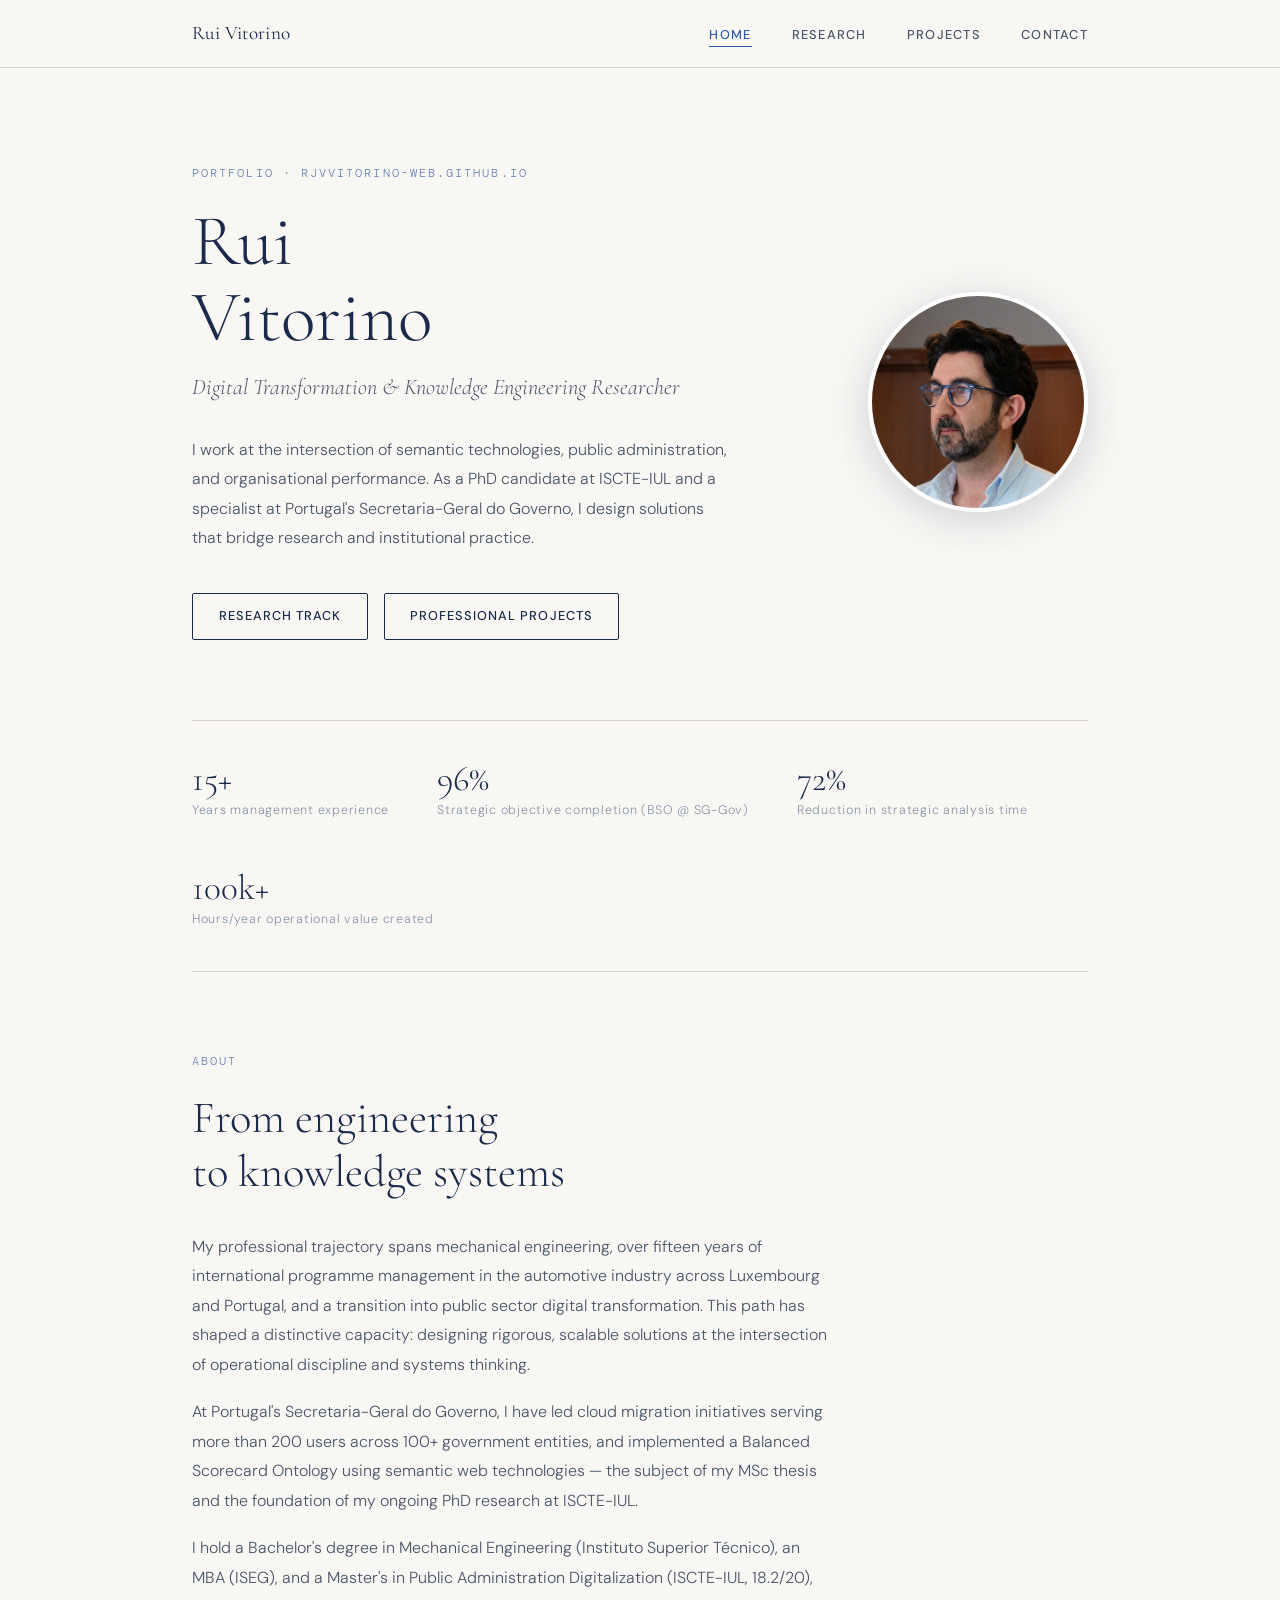
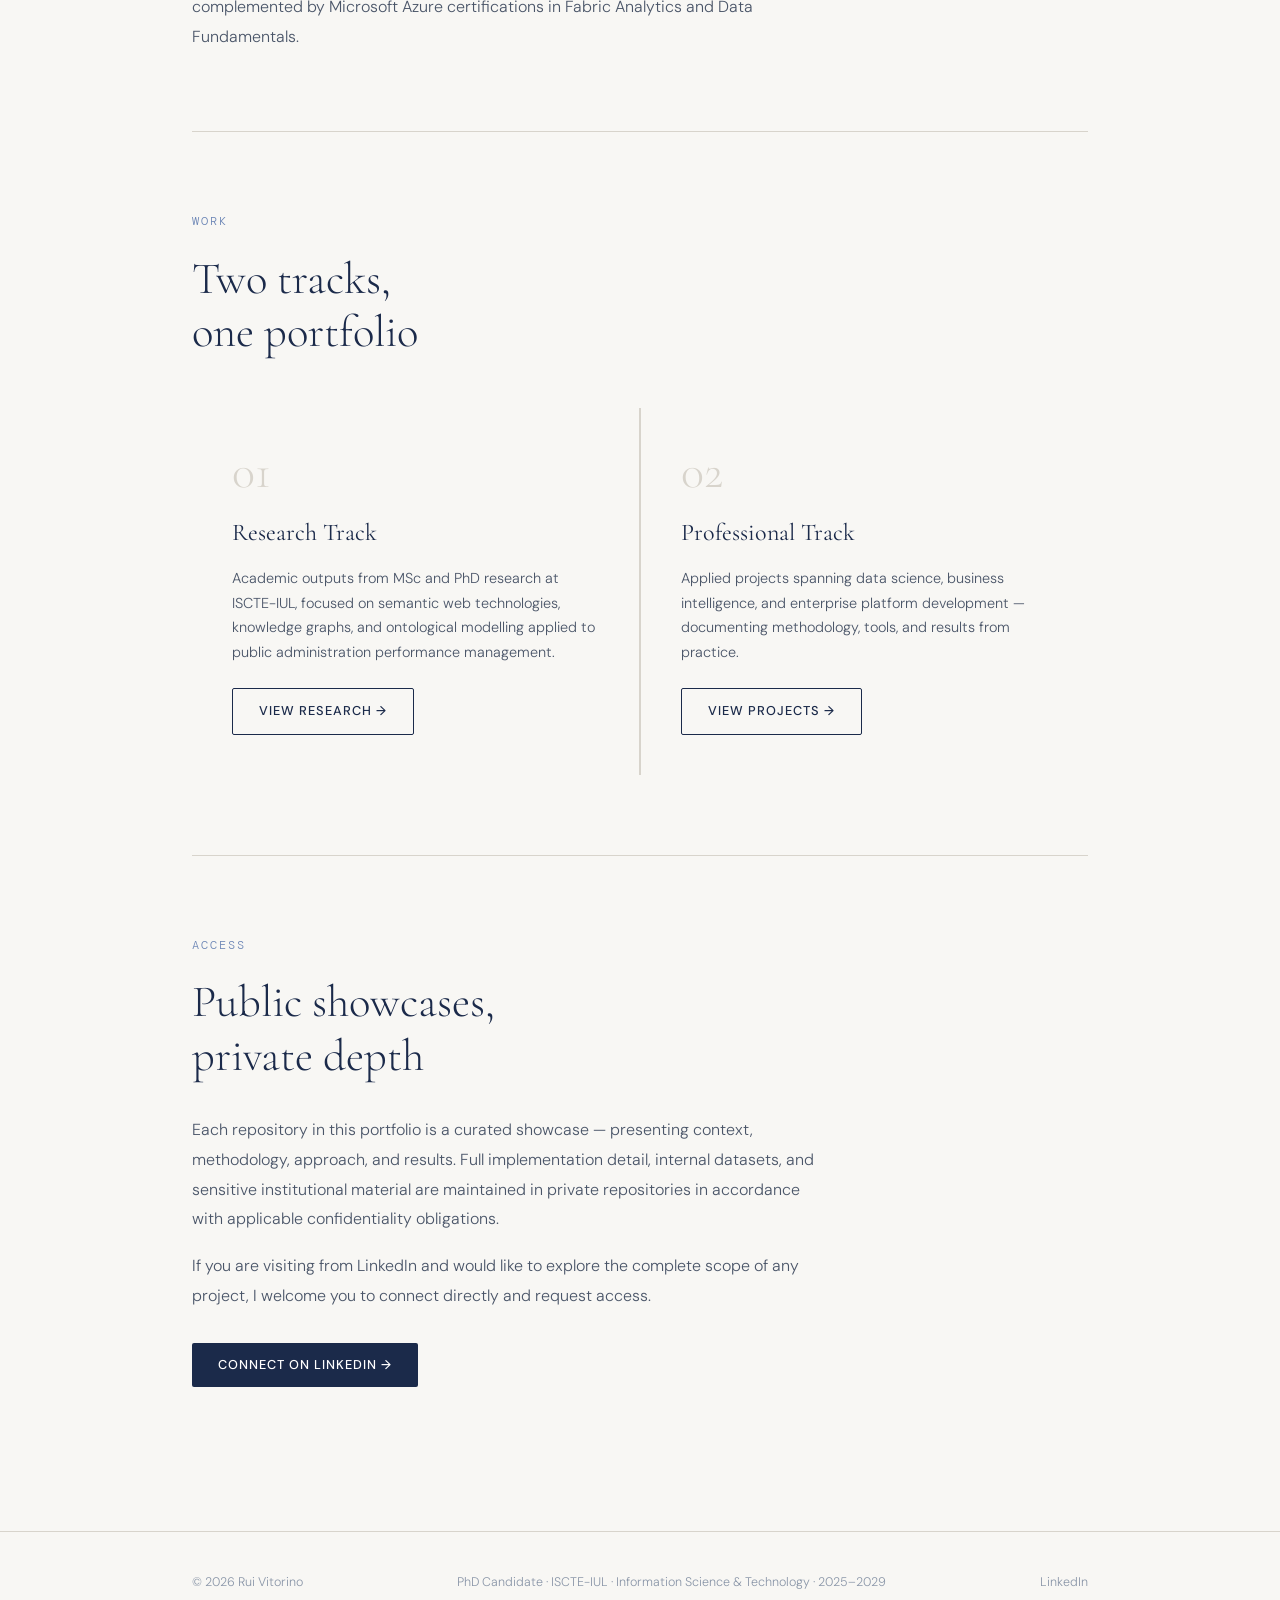
<file: index.html>
<!DOCTYPE html>
<html lang="en">
<head>
  <meta charset="UTF-8">
  <meta name="viewport" content="width=device-width, initial-scale=1.0">
  <title>Rui Vitorino — Digital Transformation & Knowledge Engineering</title>
  <meta name="description" content="Public portfolio of Rui Vitorino — researcher in semantic technologies and knowledge graphs applied to public administration, and digital transformation practitioner.">
  <link rel="stylesheet" href="assets/style.css">
</head>
<body>

  <!-- Navigation -->
  <nav>
    <div class="nav-inner">
      <a href="index.html" class="nav-brand">Rui Vitorino</a>
      <ul class="nav-links">
        <li><a href="index.html" class="active">Home</a></li>
        <li><a href="research.html">Research</a></li>
        <li><a href="projects.html">Projects</a></li>
        <li><a href="contact.html">Contact</a></li>
      </ul>
    </div>
  </nav>

  <div class="page">

    <!-- Hero -->
    <div class="hero">
      <div>
        <p class="hero-eyebrow fade-up">Portfolio · rjvvitorino-web.github.io</p>
        <h1 class="hero-name fade-up delay-1">Rui<br>Vitorino</h1>
        <p class="hero-title fade-up delay-2">Digital Transformation & Knowledge Engineering Researcher</p>
        <p class="hero-desc fade-up delay-3">
          I work at the intersection of semantic technologies, public administration, and organisational performance. 
          As a PhD candidate at ISCTE-IUL and a specialist at Portugal's Secretaria-Geral do Governo, 
          I design solutions that bridge research and institutional practice.
        </p>
        <div class="fade-up delay-4" style="display:flex;gap:1rem;flex-wrap:wrap;">
          <a href="research.html" class="btn btn-outline">Research Track</a>
          <a href="projects.html" class="btn btn-outline">Professional Projects</a>
        </div>
      </div>
      <img src="Foto_Teams.png" alt="Rui Vitorino" class="hero-photo fade-up delay-2">
    </div>

    <!-- Stats -->
    <div class="stats fade-up">
      <div>
        <div class="stat-num">15+</div>
        <div class="stat-label">Years management experience</div>
      </div>
      <div>
        <div class="stat-num">96%</div>
        <div class="stat-label">Strategic objective completion (BSO @ SG-Gov)</div>
      </div>
      <div>
        <div class="stat-num">72%</div>
        <div class="stat-label">Reduction in strategic analysis time</div>
      </div>
      <div>
        <div class="stat-num">100k+</div>
        <div class="stat-label">Hours/year operational value created</div>
      </div>
    </div>

    <!-- About -->
    <div class="section">
      <p class="section-label">About</p>
      <h2 class="section-title">From engineering<br>to knowledge systems</h2>
      <div class="section-body">
        <p>
          My professional trajectory spans mechanical engineering, over fifteen years of international programme management in the automotive industry across Luxembourg and Portugal, and a transition into public sector digital transformation. 
          This path has shaped a distinctive capacity: designing rigorous, scalable solutions at the intersection of operational discipline and systems thinking.
        </p>
        <p>
          At Portugal's Secretaria-Geral do Governo, I have led cloud migration initiatives serving more than 200 users across 100+ government entities, and implemented a Balanced Scorecard Ontology using semantic web technologies — the subject of my MSc thesis and the foundation of my ongoing PhD research at ISCTE-IUL.
        </p>
        <p>
          I hold a Bachelor's degree in Mechanical Engineering (Instituto Superior Técnico), an MBA (ISEG), and a Master's in Public Administration Digitalization (ISCTE-IUL, 18.2/20), complemented by Microsoft Azure certifications in Fabric Analytics and Data Fundamentals.
        </p>
      </div>
    </div>

    <!-- Tracks -->
    <div class="section">
      <p class="section-label">Work</p>
      <h2 class="section-title">Two tracks,<br>one portfolio</h2>
      <div class="tracks">
        <div class="track-card">
          <div class="track-number">01</div>
          <div class="track-title">Research Track</div>
          <p class="track-desc">
            Academic outputs from MSc and PhD research at ISCTE-IUL, focused on semantic web technologies, 
            knowledge graphs, and ontological modelling applied to public administration performance management.
          </p>
          <a href="research.html" class="btn btn-outline">View Research →</a>
        </div>
        <div class="track-card">
          <div class="track-number">02</div>
          <div class="track-title">Professional Track</div>
          <p class="track-desc">
            Applied projects spanning data science, business intelligence, and enterprise platform development — 
            documenting methodology, tools, and results from practice.
          </p>
          <a href="projects.html" class="btn btn-outline">View Projects →</a>
        </div>
      </div>
    </div>

    <!-- Access note -->
    <div class="section">
      <p class="section-label">Access</p>
      <h2 class="section-title">Public showcases,<br>private depth</h2>
      <div class="section-body">
        <p>
          Each repository in this portfolio is a curated showcase — presenting context, methodology, approach, and results. 
          Full implementation detail, internal datasets, and sensitive institutional material are maintained in private repositories 
          in accordance with applicable confidentiality obligations.
        </p>
        <p>
          If you are visiting from LinkedIn and would like to explore the complete scope of any project, 
          I welcome you to connect directly and request access.
        </p>
      </div>
      <div style="margin-top:2rem;">
        <a href="contact.html" class="btn btn-primary">Connect on LinkedIn →</a>
      </div>
    </div>

  </div>

  <footer>
    <div class="footer-inner">
      <span>© 2026 Rui Vitorino</span>
      <span>PhD Candidate · ISCTE-IUL · Information Science & Technology · 2025–2029</span>
      <a href="https://www.linkedin.com/in/rui-jv-vitorino/" target="_blank" rel="noopener">LinkedIn</a>
    </div>
  </footer>

</body>
</html>
</file>
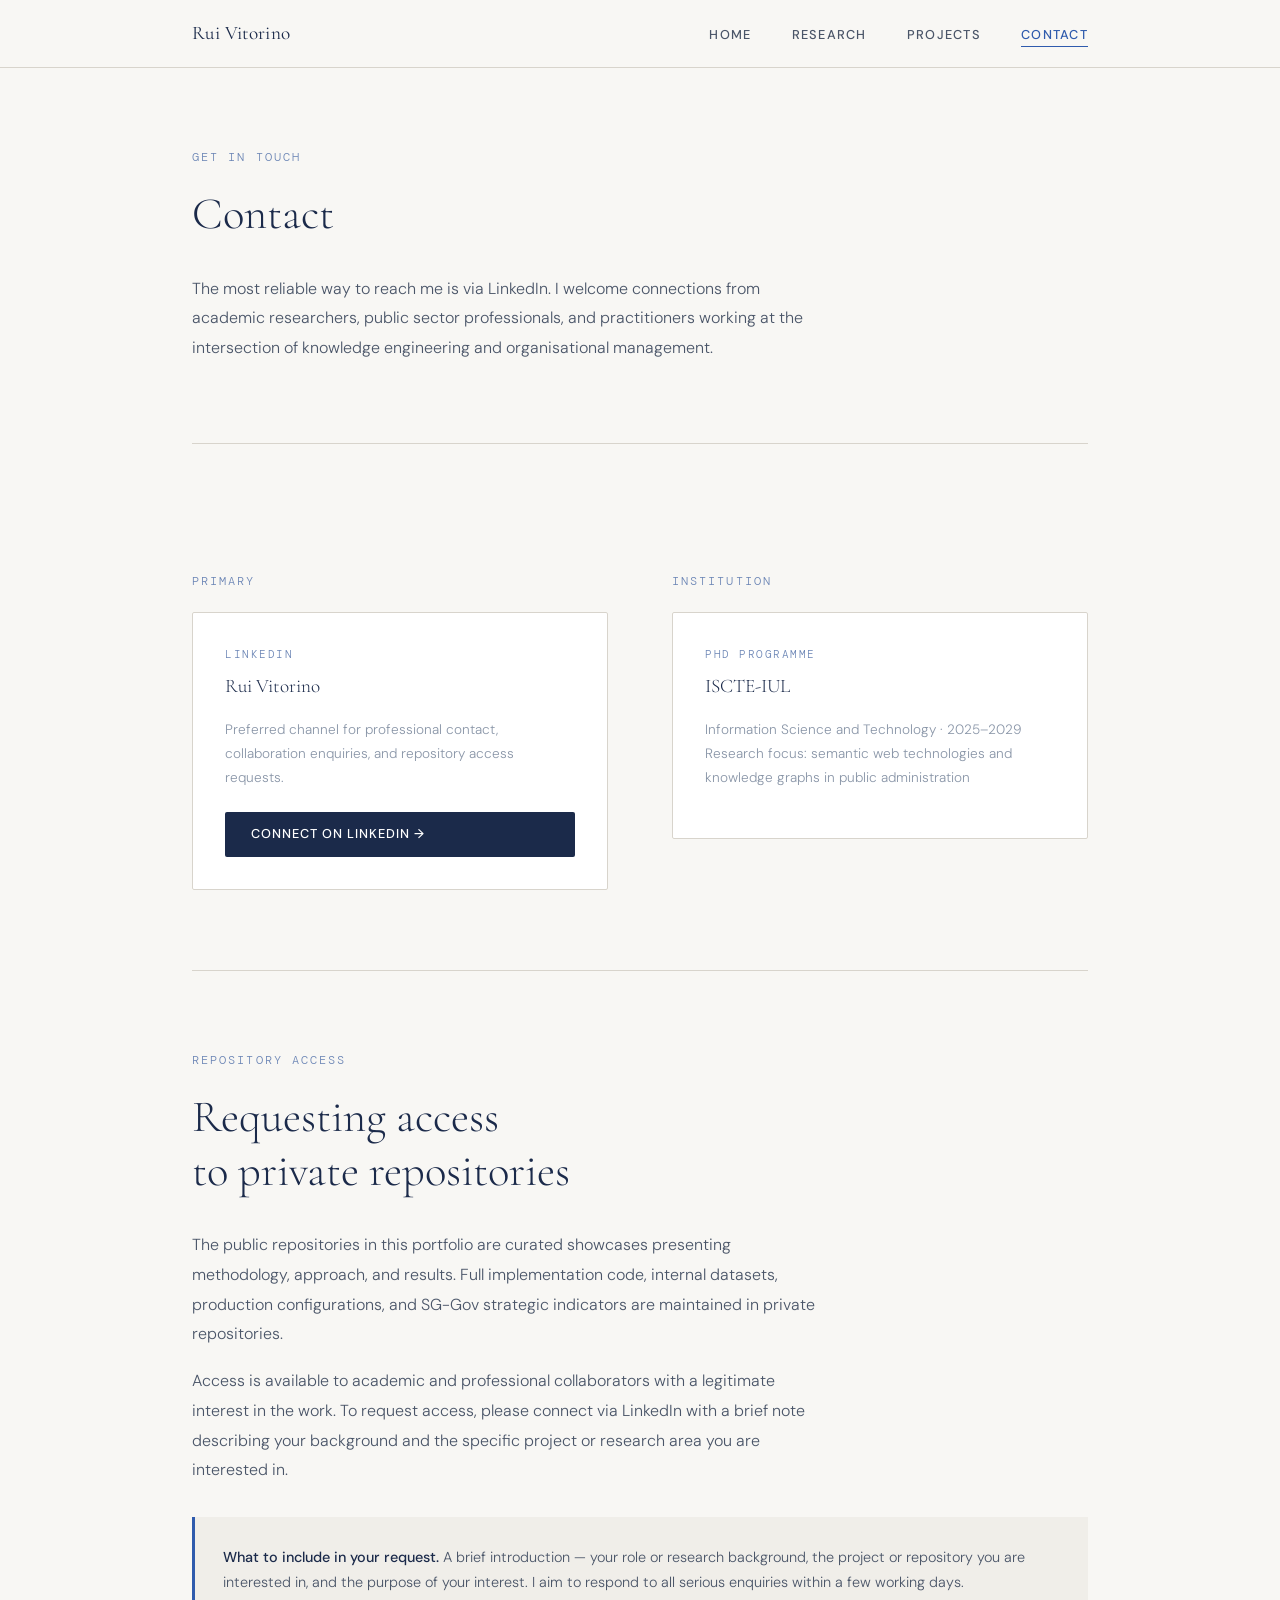
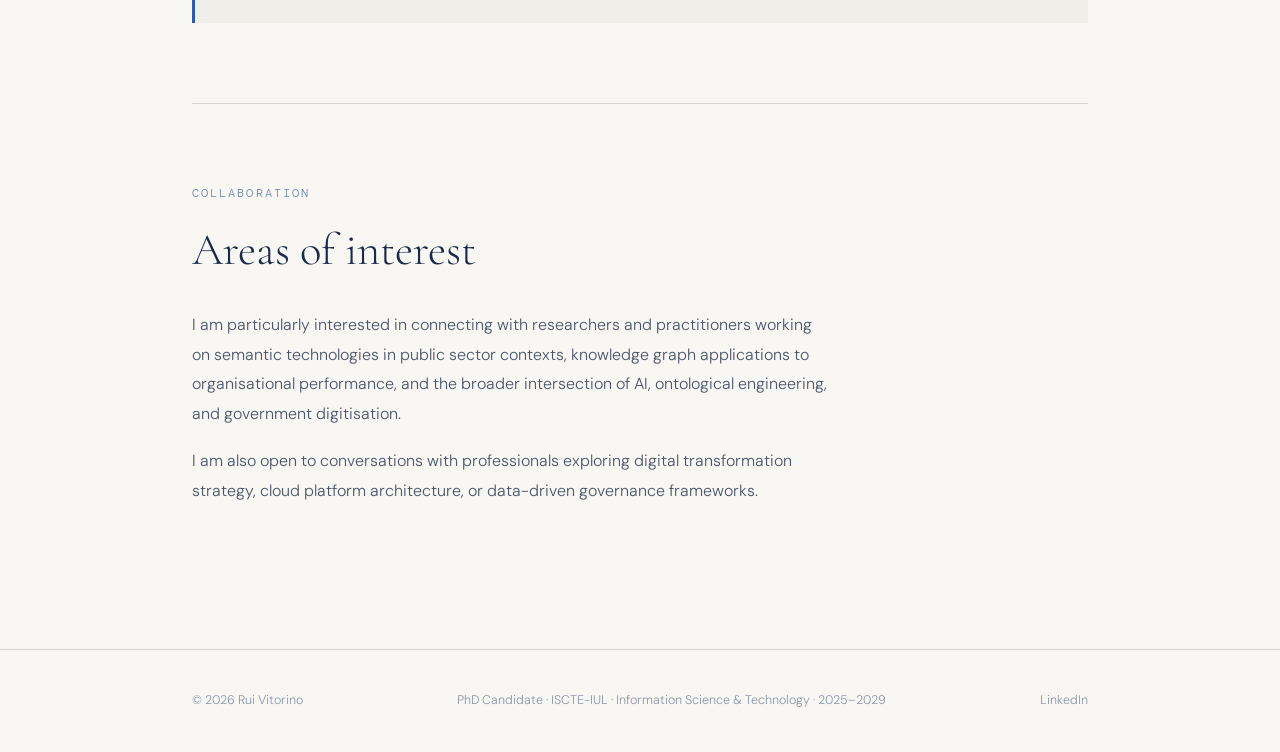
<file: contact.html>
<!DOCTYPE html>
<html lang="en">
<head>
  <meta charset="UTF-8">
  <meta name="viewport" content="width=device-width, initial-scale=1.0">
  <title>Contact — Rui Vitorino</title>
  <meta name="description" content="Contact Rui Vitorino — connect via LinkedIn or request access to private repositories.">
  <link rel="stylesheet" href="assets/style.css">
</head>
<body>

  <!-- Navigation -->
  <nav>
    <div class="nav-inner">
      <a href="index.html" class="nav-brand">Rui Vitorino</a>
      <ul class="nav-links">
        <li><a href="index.html">Home</a></li>
        <li><a href="research.html">Research</a></li>
        <li><a href="projects.html">Projects</a></li>
        <li><a href="contact.html" class="active">Contact</a></li>
      </ul>
    </div>
  </nav>

  <div class="page">

    <!-- Page header -->
    <div class="section">
      <p class="section-label fade-up">Get in Touch</p>
      <h1 class="section-title fade-up delay-1">Contact</h1>
      <div class="section-body fade-up delay-2">
        <p>
          The most reliable way to reach me is via LinkedIn. I welcome connections from academic researchers, 
          public sector professionals, and practitioners working at the intersection of knowledge engineering 
          and organisational management.
        </p>
      </div>
    </div>

    <!-- Contact methods -->
    <div class="section">
      <div class="contact-grid">
        <div>
          <p class="section-label">Primary</p>
          <div class="contact-method fade-up">
            <span class="contact-method-label">LinkedIn</span>
            <span class="contact-method-value">Rui Vitorino</span>
            <p style="font-size:.85rem;color:var(--text-light);margin:.5rem 0 1rem;">
              Preferred channel for professional contact, collaboration enquiries, and repository access requests.
            </p>
            <a href="https://www.linkedin.com/in/rui-jv-vitorino/" target="_blank" rel="noopener" class="btn btn-primary">
              Connect on LinkedIn →
            </a>
          </div>
        </div>

        <div>
          <p class="section-label">Institution</p>
          <div class="contact-method fade-up delay-1">
            <span class="contact-method-label">PhD Programme</span>
            <span class="contact-method-value">ISCTE-IUL</span>
            <p style="font-size:.85rem;color:var(--text-light);margin:.5rem 0 1rem;">
              Information Science and Technology · 2025–2029<br>
              Research focus: semantic web technologies and knowledge graphs in public administration
            </p>
          </div>
        </div>
      </div>
    </div>

    <!-- Private repo access -->
    <div class="section">
      <p class="section-label">Repository Access</p>
      <h2 class="section-title">Requesting access<br>to private repositories</h2>
      <div class="section-body">
        <p>
          The public repositories in this portfolio are curated showcases presenting methodology, approach, and results. 
          Full implementation code, internal datasets, production configurations, and SG-Gov strategic indicators 
          are maintained in private repositories.
        </p>
        <p>
          Access is available to academic and professional collaborators with a legitimate interest in the work. 
          To request access, please connect via LinkedIn with a brief note describing your background 
          and the specific project or research area you are interested in.
        </p>
      </div>

      <div class="contact-note" style="margin-top:2rem;">
        <strong style="color:var(--navy);font-weight:500;">What to include in your request.</strong>
        A brief introduction — your role or research background, the project or repository you are interested in, 
        and the purpose of your interest. I aim to respond to all serious enquiries within a few working days.
      </div>
    </div>

    <!-- Collaboration -->
    <div class="section">
      <p class="section-label">Collaboration</p>
      <h2 class="section-title">Areas of interest</h2>
      <div class="section-body">
        <p>
          I am particularly interested in connecting with researchers and practitioners working on semantic technologies 
          in public sector contexts, knowledge graph applications to organisational performance, and the broader intersection 
          of AI, ontological engineering, and government digitisation.
        </p>
        <p>
          I am also open to conversations with professionals exploring digital transformation strategy, 
          cloud platform architecture, or data-driven governance frameworks.
        </p>
      </div>
    </div>

  </div>

  <footer>
    <div class="footer-inner">
      <span>© 2026 Rui Vitorino</span>
      <span>PhD Candidate · ISCTE-IUL · Information Science & Technology · 2025–2029</span>
      <a href="https://www.linkedin.com/in/rui-jv-vitorino/" target="_blank" rel="noopener">LinkedIn</a>
    </div>
  </footer>

</body>
</html>
</file>
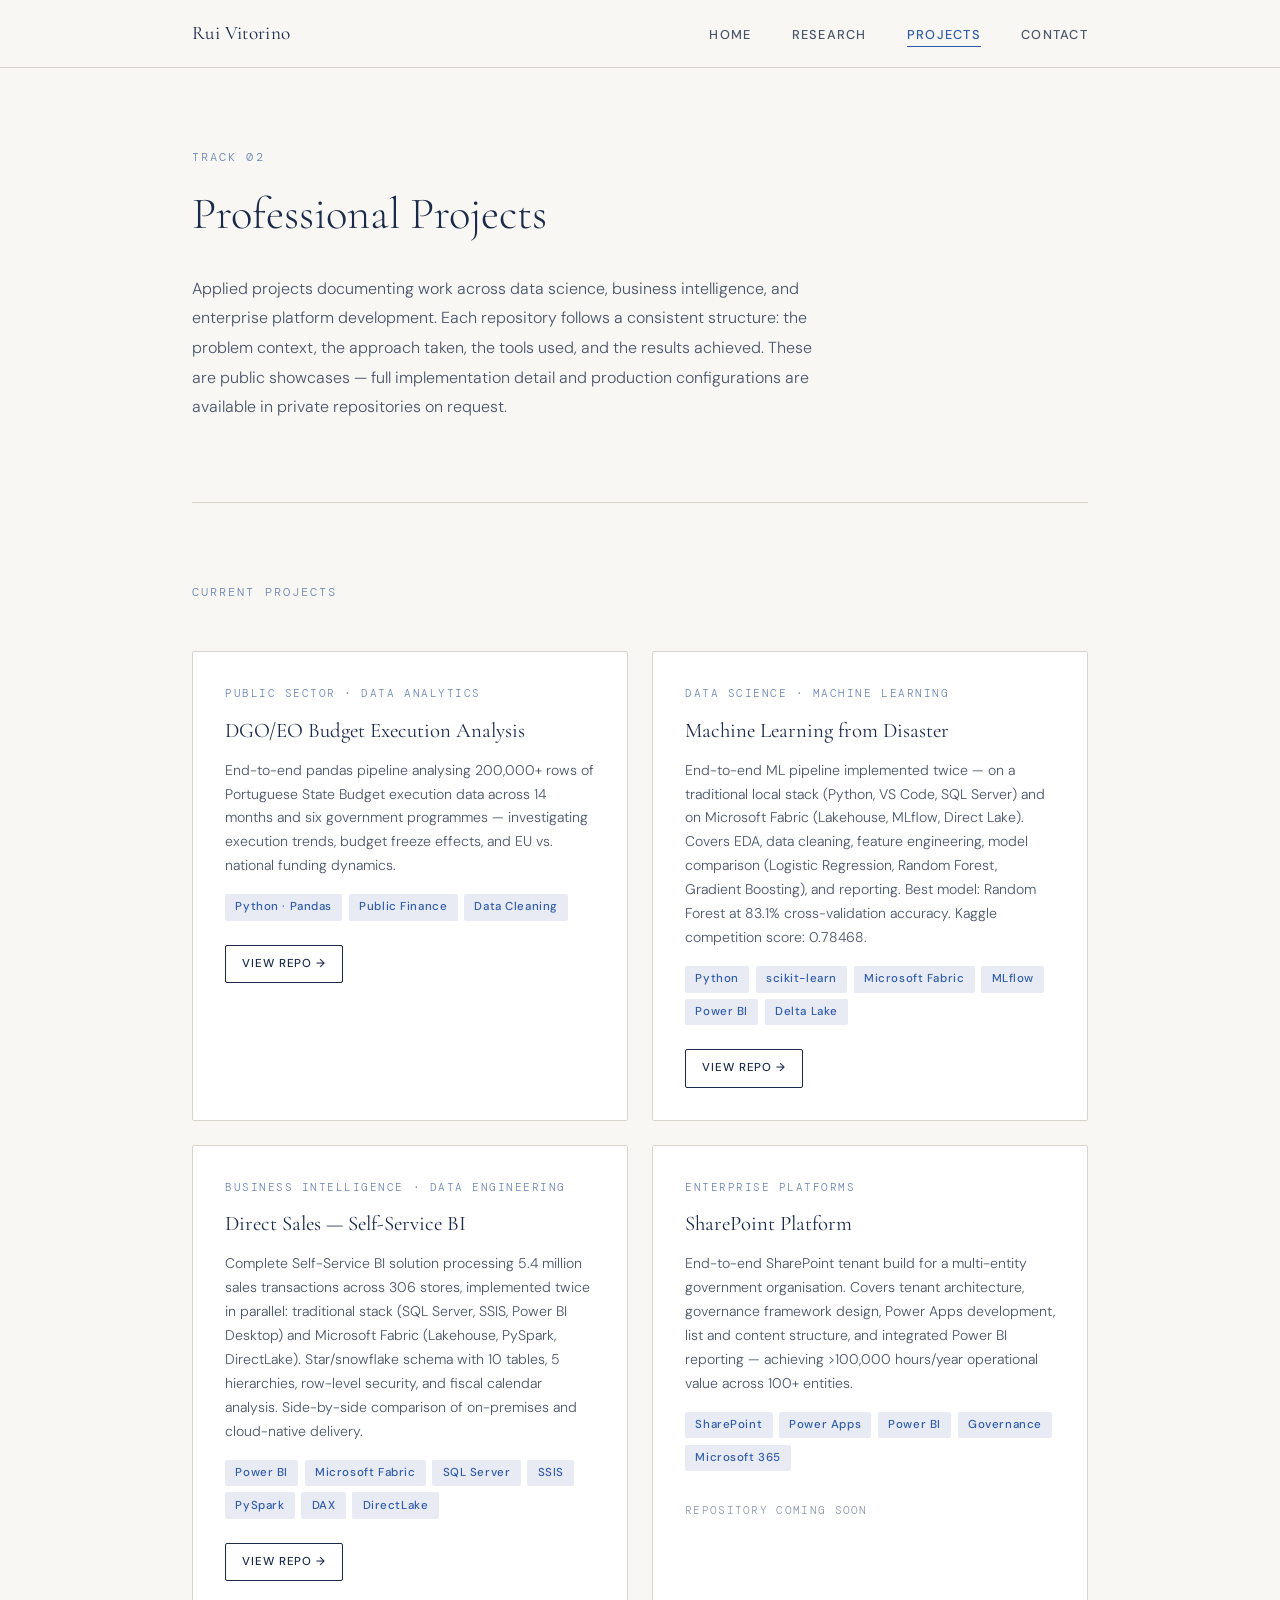
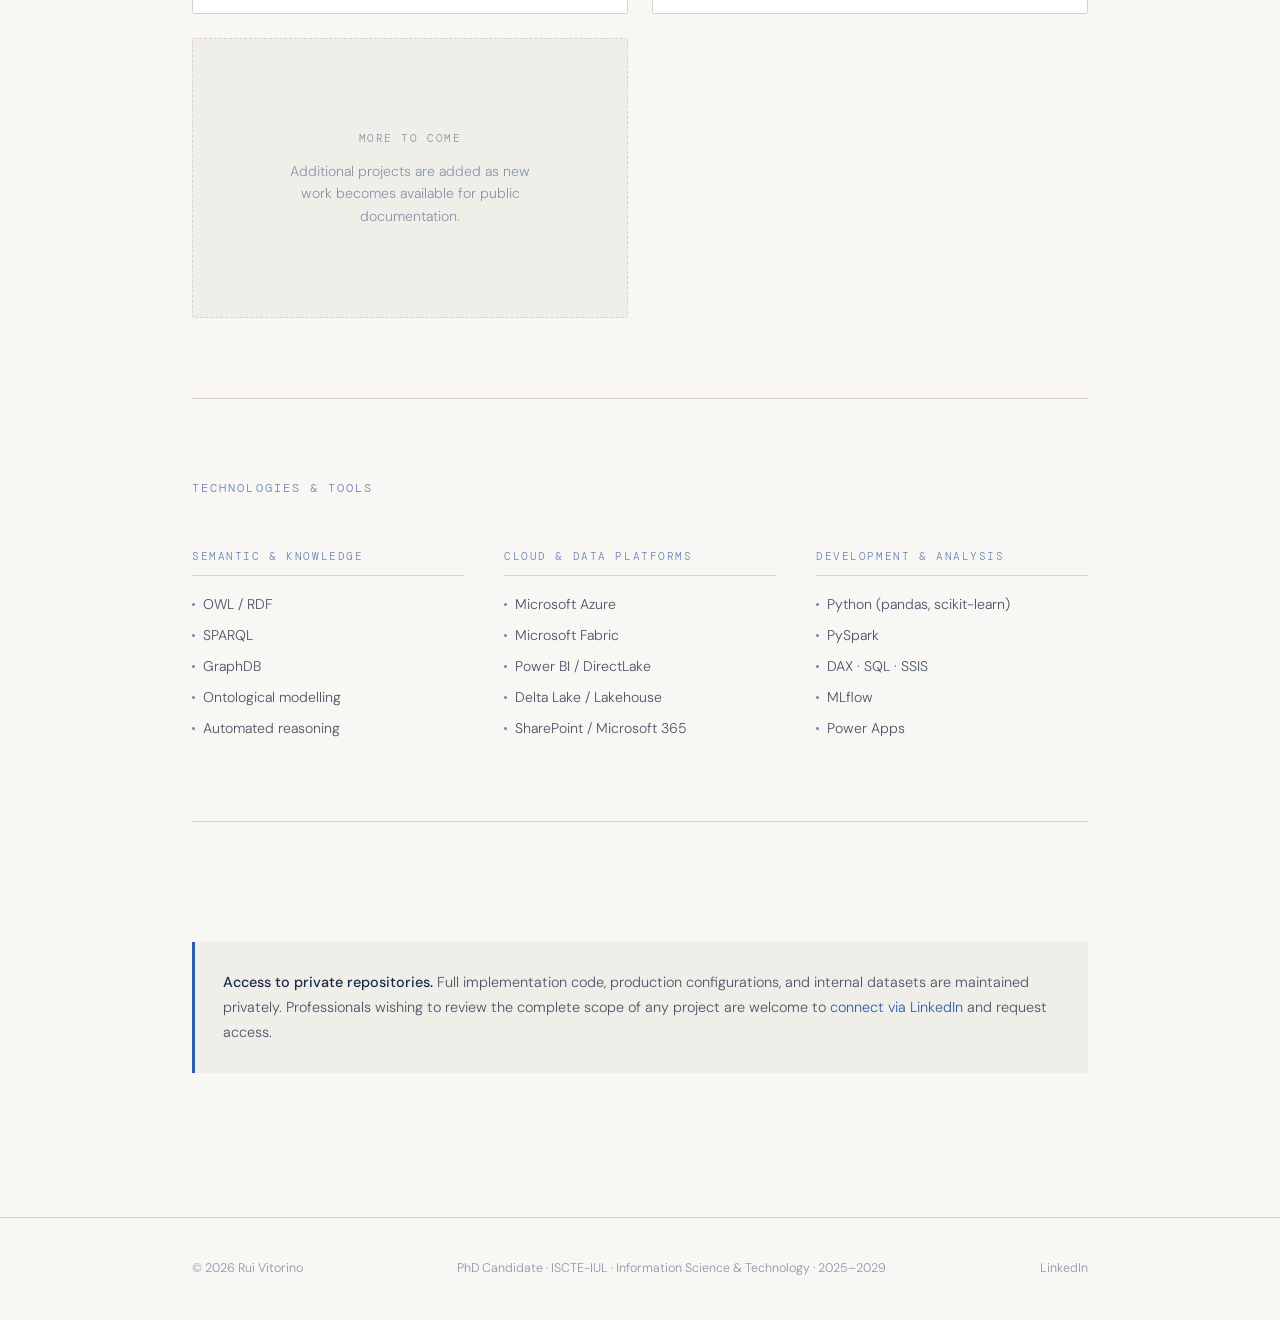
<file: projects.html>
<!DOCTYPE html>
<html lang="en">
<head>
  <meta charset="UTF-8">
  <meta name="viewport" content="width=device-width, initial-scale=1.0">
  <title>Projects — Rui Vitorino</title>
  <meta name="description" content="Professional projects by Rui Vitorino — data science, business intelligence, and enterprise platform development.">
  <link rel="stylesheet" href="assets/style.css">
</head>
<body>

  <!-- Navigation -->
  <nav>
    <div class="nav-inner">
      <a href="index.html" class="nav-brand">Rui Vitorino</a>
      <ul class="nav-links">
        <li><a href="index.html">Home</a></li>
        <li><a href="research.html">Research</a></li>
        <li><a href="projects.html" class="active">Projects</a></li>
        <li><a href="contact.html">Contact</a></li>
      </ul>
    </div>
  </nav>

  <div class="page">

    <!-- Page header -->
    <div class="section">
      <p class="section-label fade-up">Track 02</p>
      <h1 class="section-title fade-up delay-1">Professional Projects</h1>
      <div class="section-body fade-up delay-2">
        <p>
          Applied projects documenting work across data science, business intelligence, and enterprise platform development. 
          Each repository follows a consistent structure: the problem context, the approach taken, the tools used, and the results achieved. 
          These are public showcases — full implementation detail and production configurations are available in private repositories on request.
        </p>
      </div>
    </div>

    <!-- Project cards -->
    <div class="section">
      <p class="section-label">Current Projects</p>
      <div class="projects-grid">

        <div class="project-card fade-up">
          <p class="project-domain">Public Sector · Data Analytics</p>
          <h2 class="project-title">DGO/EO Budget Execution Analysis</h2>
          <p class="project-desc">
            End-to-end pandas pipeline analysing 200,000+ rows of Portuguese State Budget
            execution data across 14 months and six government programmes — investigating
            execution trends, budget freeze effects, and EU vs. national funding dynamics.
          </p>
          <div class="tags" style="margin-top:1rem;">
            <span class="tag">Python · Pandas</span>
            <span class="tag">Public Finance</span>
            <span class="tag">Data Cleaning</span>
          </div>
          <div style="margin-top:1.5rem;">
            <a href="https://github.com/rjvvitorino-web/dgo-budget-execution-analysis" target="_blank" rel="noopener" class="btn btn-outline" style="font-size:.72rem;padding:.5rem 1rem;">
              View Repo →
            </a>
          </div>
        </div>
        
        <div class="project-card fade-up delay-1">
          <p class="project-domain">Data Science · Machine Learning</p>
          <h2 class="project-title">Machine Learning from Disaster</h2>
          <p class="project-desc">
            End-to-end ML pipeline implemented twice — on a traditional local stack (Python, VS Code, SQL Server) 
            and on Microsoft Fabric (Lakehouse, MLflow, Direct Lake). Covers EDA, data cleaning, feature engineering, 
            model comparison (Logistic Regression, Random Forest, Gradient Boosting), and reporting. 
            Best model: Random Forest at 83.1% cross-validation accuracy. Kaggle competition score: 0.78468.
          </p>
          <div class="tags" style="margin-top:1rem;">
            <span class="tag">Python</span>
            <span class="tag">scikit-learn</span>
            <span class="tag">Microsoft Fabric</span>
            <span class="tag">MLflow</span>
            <span class="tag">Power BI</span>
            <span class="tag">Delta Lake</span>
          </div>
          <div style="margin-top:1.5rem;">
            <a href="https://github.com/rjvvitorino-web/Titanic-Machine-Learning" target="_blank" rel="noopener" class="btn btn-outline" style="font-size:.72rem;padding:.5rem 1rem;">
              View Repo →
            </a>
          </div>
        </div>

        <div class="project-card fade-up delay-2">
          <p class="project-domain">Business Intelligence · Data Engineering</p>
          <h2 class="project-title">Direct Sales — Self-Service BI</h2>
          <p class="project-desc">
            Complete Self-Service BI solution processing 5.4 million sales transactions across 306 stores, 
            implemented twice in parallel: traditional stack (SQL Server, SSIS, Power BI Desktop) 
            and Microsoft Fabric (Lakehouse, PySpark, DirectLake). 
            Star/snowflake schema with 10 tables, 5 hierarchies, row-level security, 
            and fiscal calendar analysis. Side-by-side comparison of on-premises and cloud-native delivery.
          </p>
          <div class="tags" style="margin-top:1rem;">
            <span class="tag">Power BI</span>
            <span class="tag">Microsoft Fabric</span>
            <span class="tag">SQL Server</span>
            <span class="tag">SSIS</span>
            <span class="tag">PySpark</span>
            <span class="tag">DAX</span>
            <span class="tag">DirectLake</span>
          </div>
          <div style="margin-top:1.5rem;">
            <a href="https://github.com/rjvvitorino-web/Contoso-Direct-Sales-BI-Project" target="_blank" rel="noopener" class="btn btn-outline" style="font-size:.72rem;padding:.5rem 1rem;">
              View Repo →
            </a>
          </div>
        </div>

        <div class="project-card fade-up delay-3">
          <p class="project-domain">Enterprise Platforms</p>
          <h2 class="project-title">SharePoint Platform</h2>
          <p class="project-desc">
            End-to-end SharePoint tenant build for a multi-entity government organisation. 
            Covers tenant architecture, governance framework design, Power Apps development, 
            list and content structure, and integrated Power BI reporting — achieving 
            &gt;100,000 hours/year operational value across 100+ entities.
          </p>
          <div class="tags" style="margin-top:1rem;">
            <span class="tag">SharePoint</span>
            <span class="tag">Power Apps</span>
            <span class="tag">Power BI</span>
            <span class="tag">Governance</span>
            <span class="tag">Microsoft 365</span>
          </div>
          <div style="margin-top:1.5rem;">
            <span style="font-family:var(--font-mono);font-size:.68rem;letter-spacing:.12em;text-transform:uppercase;color:var(--text-light);">Repository coming soon</span>
          </div>
        </div>

        <!-- Placeholder for future projects -->
        <div class="project-card fade-up delay-4" style="border-style:dashed;background:var(--bg-alt);display:flex;flex-direction:column;justify-content:center;align-items:center;min-height:280px;text-align:center;">
          <p style="font-family:var(--font-mono);font-size:.68rem;letter-spacing:.14em;text-transform:uppercase;color:var(--text-light);margin-bottom:.75rem;">More to come</p>
          <p style="font-size:.88rem;color:var(--text-light);max-width:240px;line-height:1.6;">
            Additional projects are added as new work becomes available for public documentation.
          </p>
        </div>

      </div>
    </div>

    <!-- Technologies -->
    <div class="section">
      <p class="section-label">Technologies & Tools</p>
      <div class="tech-groups">
        <div>
          <div class="tech-group-title">Semantic & Knowledge</div>
          <ul class="tech-list">
            <li>OWL / RDF</li>
            <li>SPARQL</li>
            <li>GraphDB</li>
            <li>Ontological modelling</li>
            <li>Automated reasoning</li>
          </ul>
        </div>
        <div>
          <div class="tech-group-title">Cloud & Data Platforms</div>
          <ul class="tech-list">
            <li>Microsoft Azure</li>
            <li>Microsoft Fabric</li>
            <li>Power BI / DirectLake</li>
            <li>Delta Lake / Lakehouse</li>
            <li>SharePoint / Microsoft 365</li>
          </ul>
        </div>
        <div>
          <div class="tech-group-title">Development & Analysis</div>
          <ul class="tech-list">
            <li>Python (pandas, scikit-learn)</li>
            <li>PySpark</li>
            <li>DAX · SQL · SSIS</li>
            <li>MLflow</li>
            <li>Power Apps</li>
          </ul>
        </div>
      </div>
    </div>

    <!-- Access -->
    <div class="section">
      <div class="contact-note">
        <strong style="color:var(--navy);font-weight:500;">Access to private repositories.</strong> 
        Full implementation code, production configurations, and internal datasets are maintained privately. 
        Professionals wishing to review the complete scope of any project are welcome to 
        <a href="https://www.linkedin.com/in/rui-jv-vitorino/" target="_blank" rel="noopener">connect via LinkedIn</a> 
        and request access.
      </div>
    </div>

  </div>

  <footer>
    <div class="footer-inner">
      <span>© 2026 Rui Vitorino</span>
      <span>PhD Candidate · ISCTE-IUL · Information Science & Technology · 2025–2029</span>
      <a href="https://www.linkedin.com/in/rui-jv-vitorino/" target="_blank" rel="noopener">LinkedIn</a>
    </div>
  </footer>

</body>
</html>
</file>
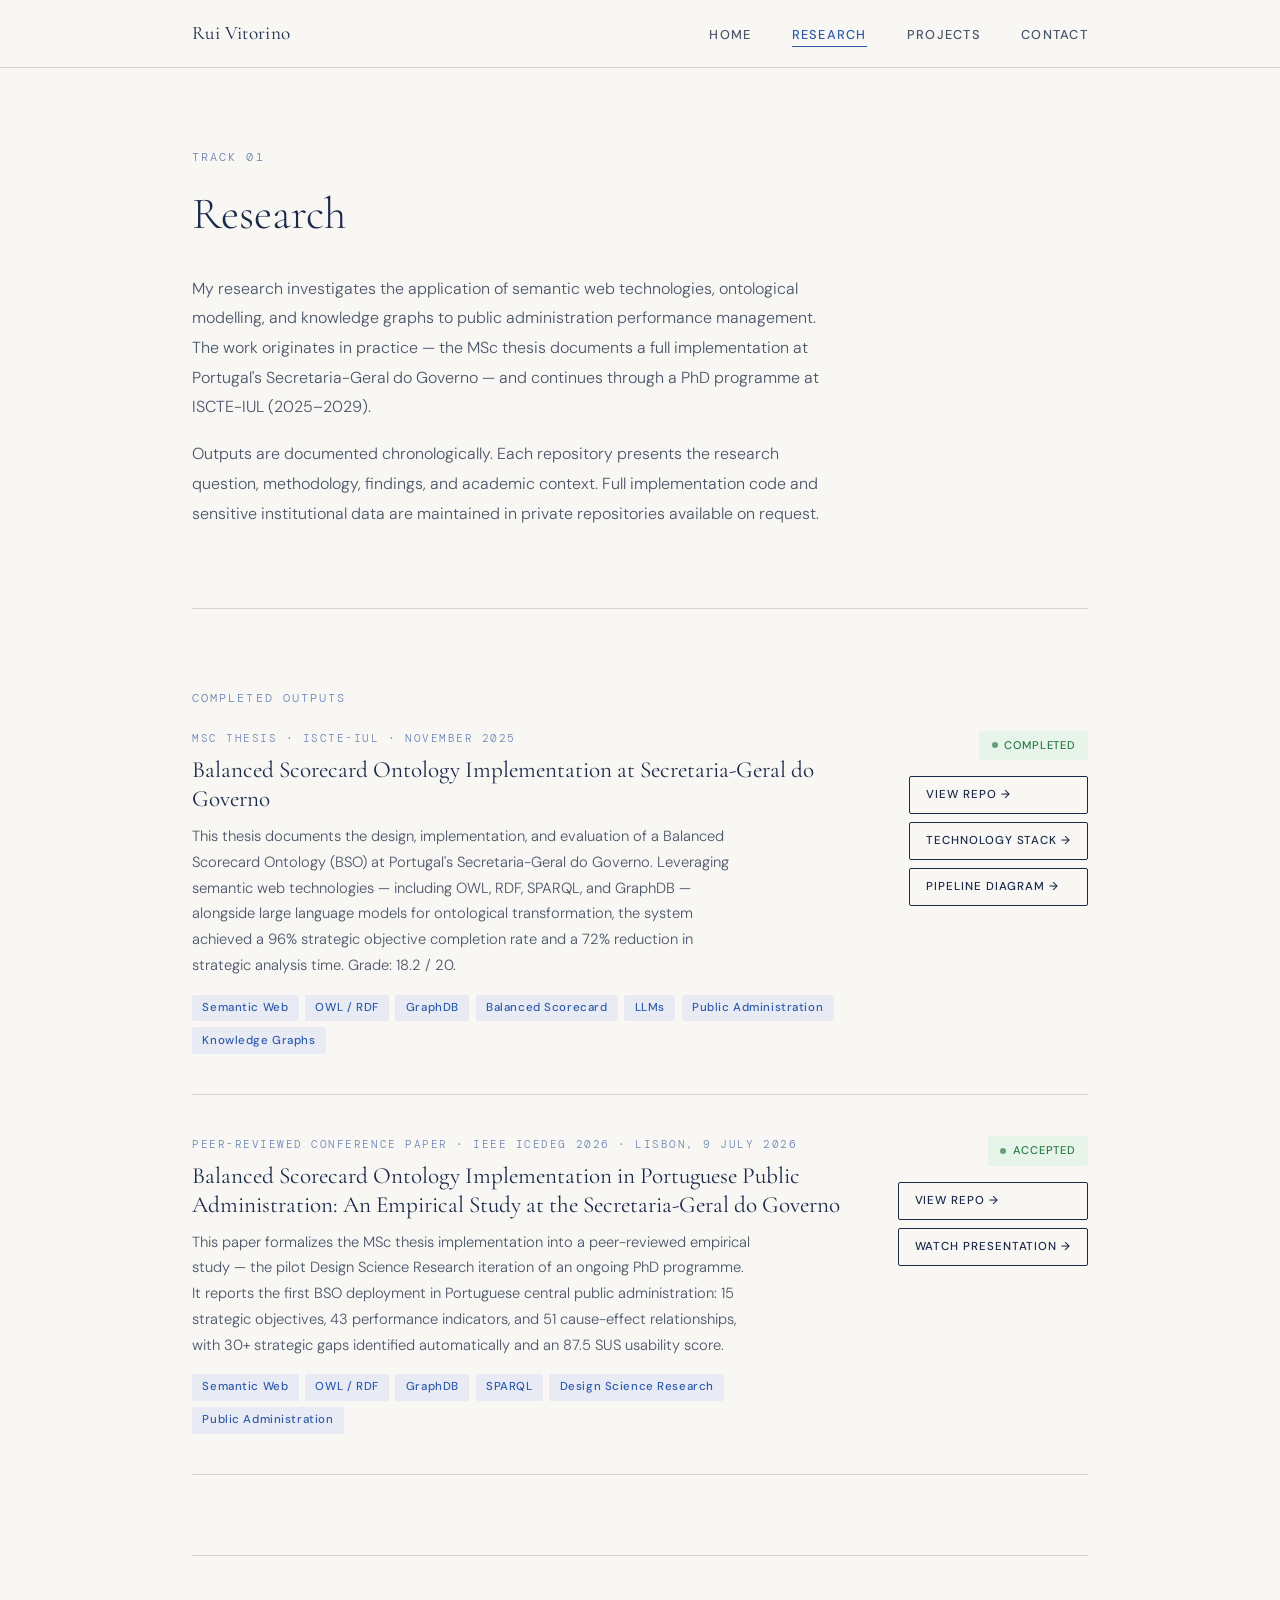
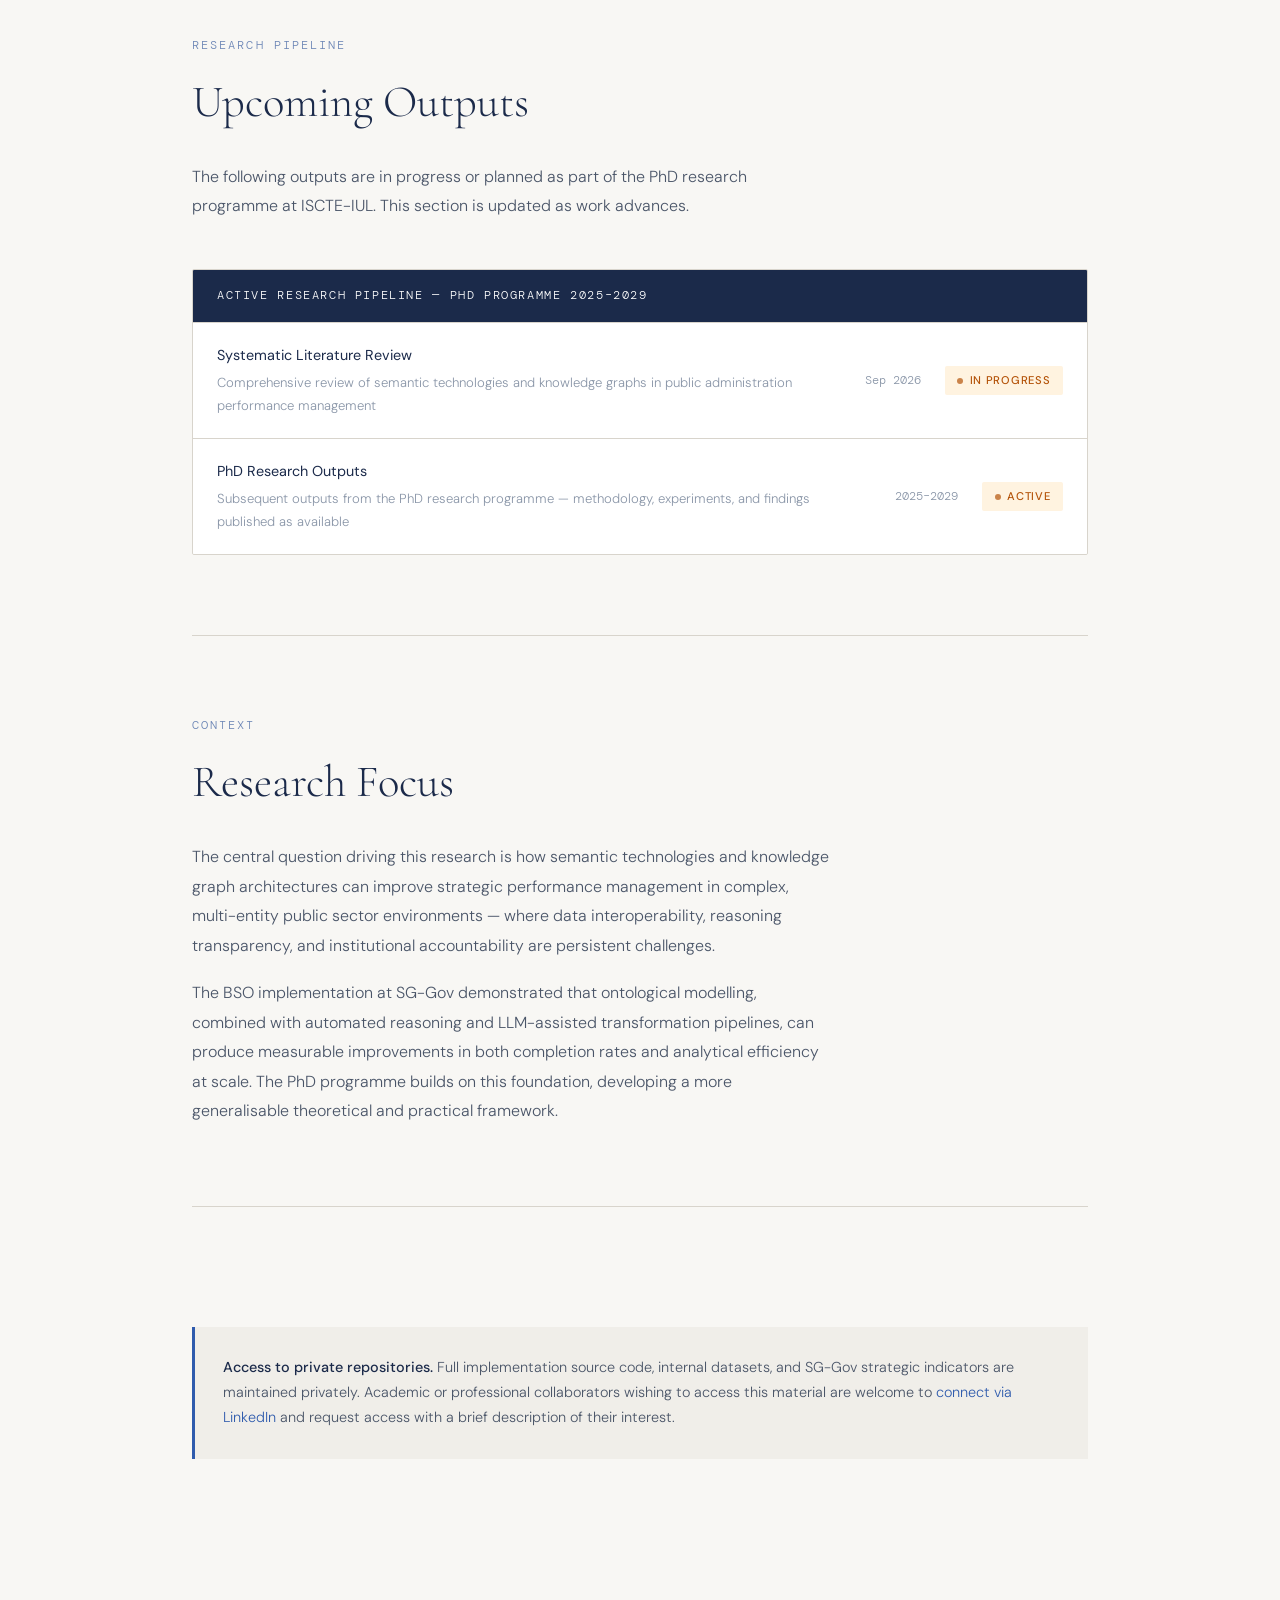
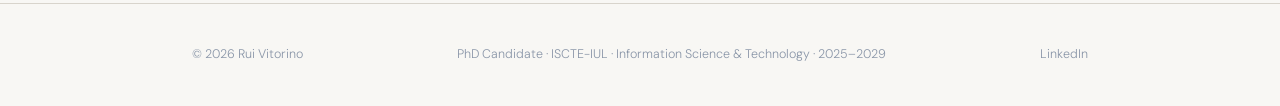
<file: research.html>
<!DOCTYPE html>
<html lang="en">
<head>
  <meta charset="UTF-8">
  <meta name="viewport" content="width=device-width, initial-scale=1.0">
  <title>Research — Rui Vitorino</title>
  <meta name="description" content="Research outputs by Rui Vitorino — semantic web technologies, knowledge graphs, and ontological modelling in public administration.">
  <link rel="stylesheet" href="assets/style.css">
</head>
<body>

  <!-- Navigation -->
  <nav>
    <div class="nav-inner">
      <a href="index.html" class="nav-brand">Rui Vitorino</a>
      <ul class="nav-links">
        <li><a href="index.html">Home</a></li>
        <li><a href="research.html" class="active">Research</a></li>
        <li><a href="projects.html">Projects</a></li>
        <li><a href="contact.html">Contact</a></li>
      </ul>
    </div>
  </nav>

  <div class="page">

    <!-- Page header -->
    <div class="section">
      <p class="section-label fade-up">Track 01</p>
      <h1 class="section-title fade-up delay-1">Research</h1>
      <div class="section-body fade-up delay-2">
        <p>
          My research investigates the application of semantic web technologies, ontological modelling, and knowledge graphs 
          to public administration performance management. The work originates in practice — the MSc thesis documents a 
          full implementation at Portugal's Secretaria-Geral do Governo — and continues through a PhD programme at ISCTE-IUL (2025–2029).
        </p>
        <p>
          Outputs are documented chronologically. Each repository presents the research question, methodology, findings, 
          and academic context. Full implementation code and sensitive institutional data are maintained in private repositories 
          available on request.
        </p>
      </div>
    </div>

    <!-- Completed outputs -->
    <div class="section">
      <p class="section-label">Completed Outputs</p>
      <div class="research-list">

        <div class="research-item fade-up">
          <div>
            <p class="research-meta">MSc Thesis · ISCTE-IUL · November 2025</p>
            <h2 class="research-title">Balanced Scorecard Ontology Implementation at Secretaria-Geral do Governo</h2>
            <p class="research-desc">
              This thesis documents the design, implementation, and evaluation of a Balanced Scorecard Ontology (BSO) 
              at Portugal's Secretaria-Geral do Governo. Leveraging semantic web technologies — including OWL, RDF, SPARQL, 
              and GraphDB — alongside large language models for ontological transformation, the system achieved a 
              96% strategic objective completion rate and a 72% reduction in strategic analysis time. 
              Grade: 18.2 / 20.
            </p>
            <div class="tags">
              <span class="tag">Semantic Web</span>
              <span class="tag">OWL / RDF</span>
              <span class="tag">GraphDB</span>
              <span class="tag">Balanced Scorecard</span>
              <span class="tag">LLMs</span>
              <span class="tag">Public Administration</span>
              <span class="tag">Knowledge Graphs</span>
            </div>
          </div>
          <div class="research-status">
            <span class="badge badge-complete">
              <span class="badge-dot"></span>
              Completed
            </span>
            <div style="margin-top:1rem;display:flex;flex-direction:column;gap:.5rem;">
              <a href="https://github.com/rjvvitorino-web/BSO-SG-Gov" target="_blank" rel="noopener" class="btn btn-outline" style="font-size:.72rem;padding:.5rem 1rem;">
                View Repo →
              </a>
              <a href="https://rjvvitorino-web.github.io/BSO-SG-Gov/docs/BSO_Technology_Stack.html" target="_blank" rel="noopener" class="btn btn-outline" style="font-size:.72rem;padding:.5rem 1rem;">
                Technology Stack →
              </a>
              <a href="https://rjvvitorino-web.github.io/BSO-SG-Gov/docs/Pipeline_Transformacao_Semantica.html" target="_blank" rel="noopener" class="btn btn-outline" style="font-size:.72rem;padding:.5rem 1rem;">
                Pipeline Diagram →
              </a>
            </div>
          </div>
        </div>

        <div class="research-item fade-up">
          <div>
            <p class="research-meta">Peer-Reviewed Conference Paper · IEEE ICEDEG 2026 · Lisbon, 9 July 2026</p>
            <h2 class="research-title">Balanced Scorecard Ontology Implementation in Portuguese Public Administration: An Empirical Study at the Secretaria-Geral do Governo</h2>
            <p class="research-desc">
              This paper formalizes the MSc thesis implementation into a peer-reviewed empirical study — the pilot 
              Design Science Research iteration of an ongoing PhD programme. It reports the first BSO deployment 
              in Portuguese central public administration: 15 strategic objectives, 43 performance indicators, and 
              51 cause-effect relationships, with 30+ strategic gaps identified automatically and an 87.5 SUS usability score.
            </p>
            <div class="tags">
              <span class="tag">Semantic Web</span>
              <span class="tag">OWL / RDF</span>
              <span class="tag">GraphDB</span>
              <span class="tag">SPARQL</span>
              <span class="tag">Design Science Research</span>
              <span class="tag">Public Administration</span>
            </div>
          </div>
          <div class="research-status">
            <span class="badge badge-complete">
              <span class="badge-dot"></span>
              Accepted
            </span>
            <div style="margin-top:1rem;display:flex;flex-direction:column;gap:.5rem;">
              <a href="https://github.com/rjvvitorino-web/icedeg-2026-bso" target="_blank" rel="noopener" class="btn btn-outline" style="font-size:.72rem;padding:.5rem 1rem;">
                View Repo →
              </a>
              <a href="https://drive.google.com/file/d/1gcc8gTsb4G2Ym8fWECLVvd9Vae_I8_kz/view?usp=drive_link" target="_blank" rel="noopener" class="btn btn-outline" style="font-size:.72rem;padding:.5rem 1rem;">
                Watch Presentation →
              </a>
            </div>
          </div>
        </div>

      </div>
    </div>

    <!-- Research pipeline -->
    <div class="section">
      <p class="section-label">Research Pipeline</p>
      <h2 class="section-title">Upcoming Outputs</h2>
      <div class="section-body">
        <p>
          The following outputs are in progress or planned as part of the PhD research programme at ISCTE-IUL. 
          This section is updated as work advances.
        </p>
      </div>

      <div class="pipeline">
        <div class="pipeline-header">Active Research Pipeline — PhD Programme 2025–2029</div>

        <div class="pipeline-row">
          <div>
            <div class="pipeline-output">Systematic Literature Review</div>
            <div style="font-size:.82rem;color:var(--text-light);margin-top:.25rem;">
              Comprehensive review of semantic technologies and knowledge graphs in public administration performance management
            </div>
          </div>
          <div class="pipeline-expected">Sep 2026</div>
          <span class="badge badge-pipeline"><span class="badge-dot"></span>In Progress</span>
        </div>

        <div class="pipeline-row">
          <div>
            <div class="pipeline-output">PhD Research Outputs</div>
            <div style="font-size:.82rem;color:var(--text-light);margin-top:.25rem;">
              Subsequent outputs from the PhD research programme — methodology, experiments, and findings published as available
            </div>
          </div>
          <div class="pipeline-expected">2025–2029</div>
          <span class="badge badge-pipeline"><span class="badge-dot"></span>Active</span>
        </div>

      </div>
    </div>

    <!-- Research context -->
    <div class="section">
      <p class="section-label">Context</p>
      <h2 class="section-title">Research Focus</h2>
      <div class="section-body">
        <p>
          The central question driving this research is how semantic technologies and knowledge graph architectures can 
          improve strategic performance management in complex, multi-entity public sector environments — where data 
          interoperability, reasoning transparency, and institutional accountability are persistent challenges.
        </p>
        <p>
          The BSO implementation at SG-Gov demonstrated that ontological modelling, combined with automated reasoning 
          and LLM-assisted transformation pipelines, can produce measurable improvements in both completion rates 
          and analytical efficiency at scale. The PhD programme builds on this foundation, developing a more 
          generalisable theoretical and practical framework.
        </p>
      </div>
    </div>

    <!-- Access -->
    <div class="section">
      <div class="contact-note">
        <strong style="color:var(--navy);font-weight:500;">Access to private repositories.</strong> 
        Full implementation source code, internal datasets, and SG-Gov strategic indicators are maintained privately. 
        Academic or professional collaborators wishing to access this material are welcome to 
        <a href="https://www.linkedin.com/in/rui-jv-vitorino/" target="_blank" rel="noopener">connect via LinkedIn</a> 
        and request access with a brief description of their interest.
      </div>
    </div>

  </div>

  <footer>
    <div class="footer-inner">
      <span>© 2026 Rui Vitorino</span>
      <span>PhD Candidate · ISCTE-IUL · Information Science & Technology · 2025–2029</span>
      <a href="https://www.linkedin.com/in/rui-jv-vitorino/" target="_blank" rel="noopener">LinkedIn</a>
    </div>
  </footer>

</body>
</html>
</file>
<file: assets/style.css>
/* ─────────────────────────────────────────────────────────────────
   Rui Vitorino · GitHub Pages · Shared Stylesheet
   Aesthetic: Editorial Refined — Cormorant + DM Sans · Navy + Warm Off-White
───────────────────────────────────────────────────────────────── */

@import url('https://fonts.googleapis.com/css2?family=Cormorant+Garamond:ital,wght@0,300;0,400;0,600;1,300;1,400&family=DM+Sans:wght@300;400;500&family=DM+Mono:wght@400&display=swap');

/* ── Variables ── */
:root {
  --bg:           #F8F7F4;
  --bg-alt:       #F0EEE9;
  --navy:         #1B2A4A;
  --navy-light:   #2B3F6B;
  --accent:       #2F5BAD;
  --accent-muted: #6B85B5;
  --text:         #1B2A4A;
  --text-mid:     #4A5568;
  --text-light:   #8A96A8;
  --rule:         #D8D4CC;
  --tag-bg:       #E8EBF4;
  --tag-text:     #2F5BAD;
  --white:        #FFFFFF;

  --font-display: 'Cormorant Garamond', Georgia, serif;
  --font-body:    'DM Sans', system-ui, sans-serif;
  --font-mono:    'DM Mono', monospace;

  --max-w: 960px;
  --nav-h: 68px;
}

/* ── Reset ── */
*, *::before, *::after { box-sizing: border-box; margin: 0; padding: 0; }
html { scroll-behavior: smooth; }
body {
  background: var(--bg);
  color: var(--text);
  font-family: var(--font-body);
  font-weight: 300;
  font-size: 16px;
  line-height: 1.75;
  -webkit-font-smoothing: antialiased;
}
img { display: block; max-width: 100%; }
a { color: var(--accent); text-decoration: none; transition: color .2s; }
a:hover { color: var(--navy); }

/* ── Navigation ── */
nav {
  position: sticky;
  top: 0;
  z-index: 100;
  height: var(--nav-h);
  background: rgba(248, 247, 244, 0.94);
  backdrop-filter: blur(12px);
  border-bottom: 1px solid var(--rule);
  display: flex;
  align-items: center;
}
.nav-inner {
  max-width: var(--max-w);
  margin: 0 auto;
  padding: 0 2rem;
  width: 100%;
  display: flex;
  align-items: center;
  justify-content: space-between;
}
.nav-brand {
  font-family: var(--font-display);
  font-size: 1.2rem;
  font-weight: 400;
  color: var(--navy);
  letter-spacing: .02em;
}
.nav-brand:hover { color: var(--accent); }
.nav-links {
  display: flex;
  gap: 2.5rem;
  list-style: none;
}
.nav-links a {
  font-size: .8rem;
  font-weight: 500;
  letter-spacing: .1em;
  text-transform: uppercase;
  color: var(--text-mid);
  position: relative;
  padding-bottom: 2px;
}
.nav-links a::after {
  content: '';
  position: absolute;
  left: 0; bottom: -2px;
  width: 0; height: 1px;
  background: var(--accent);
  transition: width .25s ease;
}
.nav-links a:hover::after,
.nav-links a.active::after { width: 100%; }
.nav-links a.active { color: var(--accent); }

/* ── Page wrapper ── */
.page { max-width: var(--max-w); margin: 0 auto; padding: 0 2rem; }

/* ── Section spacing ── */
.section { padding: 5rem 0; }
.section + .section { border-top: 1px solid var(--rule); }
.section-label {
  font-family: var(--font-mono);
  font-size: .72rem;
  letter-spacing: .18em;
  text-transform: uppercase;
  color: var(--accent-muted);
  margin-bottom: 1.25rem;
}
.section-title {
  font-family: var(--font-display);
  font-size: clamp(2rem, 4vw, 2.8rem);
  font-weight: 300;
  line-height: 1.2;
  color: var(--navy);
  margin-bottom: 2rem;
}
.section-body {
  font-size: 1rem;
  line-height: 1.85;
  color: var(--text-mid);
  max-width: 640px;
}
.section-body p + p { margin-top: 1.1em; }

/* ── Hero (index only) ── */
.hero {
  padding: 6rem 0 5rem;
  display: grid;
  grid-template-columns: 1fr auto;
  gap: 4rem;
  align-items: center;
}
.hero-eyebrow {
  font-family: var(--font-mono);
  font-size: .72rem;
  letter-spacing: .18em;
  text-transform: uppercase;
  color: var(--accent-muted);
  margin-bottom: 1.25rem;
}
.hero-name {
  font-family: var(--font-display);
  font-size: clamp(3rem, 6vw, 4.5rem);
  font-weight: 300;
  line-height: 1.05;
  color: var(--navy);
  margin-bottom: 1rem;
}
.hero-title {
  font-family: var(--font-display);
  font-size: clamp(1.1rem, 2.5vw, 1.4rem);
  font-weight: 300;
  font-style: italic;
  color: var(--text-mid);
  margin-bottom: 2rem;
  line-height: 1.4;
}
.hero-desc {
  font-size: 1rem;
  line-height: 1.85;
  color: var(--text-mid);
  max-width: 540px;
  margin-bottom: 2.5rem;
}
.hero-photo {
  width: 220px;
  height: 220px;
  border-radius: 50%;
  object-fit: cover;
  object-position: center top;
  border: 4px solid var(--white);
  box-shadow: 0 8px 40px rgba(27,42,74,.18);
  flex-shrink: 0;
}

/* ── Buttons ── */
.btn {
  display: inline-flex;
  align-items: center;
  gap: .5rem;
  padding: .7rem 1.6rem;
  font-family: var(--font-body);
  font-size: .8rem;
  font-weight: 500;
  letter-spacing: .08em;
  text-transform: uppercase;
  border-radius: 2px;
  transition: all .2s;
  cursor: pointer;
  border: none;
}
.btn-primary {
  background: var(--navy);
  color: var(--white);
}
.btn-primary:hover {
  background: var(--accent);
  color: var(--white);
}
.btn-outline {
  background: transparent;
  color: var(--navy);
  border: 1px solid var(--navy);
}
.btn-outline:hover {
  background: var(--navy);
  color: var(--white);
}

/* ── Stats strip ── */
.stats {
  display: flex;
  gap: 3rem;
  flex-wrap: wrap;
  padding: 2.5rem 0;
  border-top: 1px solid var(--rule);
  border-bottom: 1px solid var(--rule);
}
.stat-num {
  font-family: var(--font-display);
  font-size: 2.2rem;
  font-weight: 300;
  color: var(--navy);
  line-height: 1;
}
.stat-label {
  font-size: .78rem;
  color: var(--text-light);
  letter-spacing: .06em;
  margin-top: .25rem;
}

/* ── Track cards ── */
.tracks {
  display: grid;
  grid-template-columns: 1fr 1fr;
  gap: 2px;
  margin-top: 3rem;
  background: var(--rule);
}
.track-card {
  background: var(--bg);
  padding: 2.5rem;
  transition: background .2s;
}
.track-card:hover { background: var(--white); }
.track-number {
  font-family: var(--font-display);
  font-size: 3rem;
  font-weight: 300;
  color: var(--rule);
  line-height: 1;
  margin-bottom: 1rem;
}
.track-title {
  font-family: var(--font-display);
  font-size: 1.5rem;
  font-weight: 400;
  color: var(--navy);
  margin-bottom: .75rem;
}
.track-desc {
  font-size: .9rem;
  color: var(--text-mid);
  line-height: 1.7;
  margin-bottom: 1.5rem;
}

/* ── Research items ── */
.research-list { display: flex; flex-direction: column; gap: 0; }
.research-item {
  padding: 2.5rem 0;
  border-bottom: 1px solid var(--rule);
  display: grid;
  grid-template-columns: 1fr auto;
  gap: 2rem;
  align-items: start;
}
.research-item:first-child { padding-top: 0; }
.research-meta {
  font-family: var(--font-mono);
  font-size: .68rem;
  letter-spacing: .14em;
  text-transform: uppercase;
  color: var(--accent-muted);
  margin-bottom: .5rem;
}
.research-title {
  font-family: var(--font-display);
  font-size: 1.45rem;
  font-weight: 400;
  color: var(--navy);
  margin-bottom: .6rem;
  line-height: 1.25;
}
.research-desc {
  font-size: .92rem;
  color: var(--text-mid);
  line-height: 1.75;
  max-width: 560px;
}
.research-status {
  flex-shrink: 0;
  text-align: right;
}

/* ── Tags ── */
.tags { display: flex; flex-wrap: wrap; gap: .4rem; margin-top: 1rem; }
.tag {
  display: inline-block;
  padding: .2rem .65rem;
  background: var(--tag-bg);
  color: var(--tag-text);
  font-size: .72rem;
  font-weight: 500;
  letter-spacing: .05em;
  border-radius: 2px;
}

/* ── Status badge ── */
.badge {
  display: inline-flex;
  align-items: center;
  gap: .4rem;
  padding: .3rem .8rem;
  border-radius: 2px;
  font-size: .7rem;
  font-weight: 500;
  letter-spacing: .06em;
  text-transform: uppercase;
  white-space: nowrap;
}
.badge-complete {
  background: #E6F4EA;
  color: #2D7A47;
}
.badge-pipeline {
  background: #FFF3E0;
  color: #B45309;
}
.badge-dot {
  width: 6px; height: 6px;
  border-radius: 50%;
  background: currentColor;
  opacity: .7;
}

/* ── Project cards ── */
.projects-grid {
  display: grid;
  grid-template-columns: 1fr 1fr;
  gap: 1.5rem;
  margin-top: 3rem;
}
.project-card {
  background: var(--white);
  border: 1px solid var(--rule);
  padding: 2rem;
  border-radius: 2px;
  transition: box-shadow .2s, transform .2s;
}
.project-card:hover {
  box-shadow: 0 6px 30px rgba(27,42,74,.1);
  transform: translateY(-2px);
}
.project-domain {
  font-family: var(--font-mono);
  font-size: .68rem;
  letter-spacing: .14em;
  text-transform: uppercase;
  color: var(--accent-muted);
  margin-bottom: .6rem;
}
.project-title {
  font-family: var(--font-display);
  font-size: 1.3rem;
  font-weight: 400;
  color: var(--navy);
  margin-bottom: .6rem;
}
.project-desc {
  font-size: .88rem;
  color: var(--text-mid);
  line-height: 1.7;
}

/* ── Pipeline table ── */
.pipeline {
  margin-top: 3rem;
  border: 1px solid var(--rule);
  border-radius: 2px;
  overflow: hidden;
}
.pipeline-header {
  background: var(--navy);
  color: var(--white);
  padding: 1rem 1.5rem;
  font-family: var(--font-mono);
  font-size: .72rem;
  letter-spacing: .14em;
  text-transform: uppercase;
}
.pipeline-row {
  display: grid;
  grid-template-columns: 1fr auto auto;
  gap: 1.5rem;
  padding: 1.25rem 1.5rem;
  align-items: center;
  border-top: 1px solid var(--rule);
  background: var(--white);
}
.pipeline-row:hover { background: var(--bg-alt); }
.pipeline-output {
  font-size: .9rem;
  color: var(--navy);
  font-weight: 400;
}
.pipeline-expected {
  font-family: var(--font-mono);
  font-size: .78rem;
  color: var(--text-light);
  white-space: nowrap;
}

/* ── Technologies ── */
.tech-groups {
  display: grid;
  grid-template-columns: repeat(3, 1fr);
  gap: 2.5rem;
  margin-top: 3rem;
}
.tech-group-title {
  font-family: var(--font-mono);
  font-size: .7rem;
  letter-spacing: .14em;
  text-transform: uppercase;
  color: var(--accent-muted);
  margin-bottom: 1rem;
  padding-bottom: .5rem;
  border-bottom: 1px solid var(--rule);
}
.tech-list {
  list-style: none;
  display: flex;
  flex-direction: column;
  gap: .4rem;
}
.tech-list li {
  font-size: .88rem;
  color: var(--text-mid);
  display: flex;
  align-items: center;
  gap: .5rem;
}
.tech-list li::before {
  content: '';
  width: 3px; height: 3px;
  border-radius: 50%;
  background: var(--accent-muted);
  flex-shrink: 0;
}

/* ── Contact ── */
.contact-grid {
  display: grid;
  grid-template-columns: 1fr 1fr;
  gap: 4rem;
  align-items: start;
  margin-top: 3rem;
}
.contact-method {
  display: flex;
  flex-direction: column;
  gap: .4rem;
  padding: 2rem;
  background: var(--white);
  border: 1px solid var(--rule);
  border-radius: 2px;
}
.contact-method-label {
  font-family: var(--font-mono);
  font-size: .68rem;
  letter-spacing: .14em;
  text-transform: uppercase;
  color: var(--accent-muted);
}
.contact-method-value {
  font-family: var(--font-display);
  font-size: 1.2rem;
  color: var(--navy);
}
.contact-note {
  margin-top: 2.5rem;
  padding: 1.75rem;
  background: var(--bg-alt);
  border-left: 3px solid var(--accent);
  font-size: .9rem;
  color: var(--text-mid);
  line-height: 1.75;
}

/* ── Footer ── */
footer {
  border-top: 1px solid var(--rule);
  padding: 2.5rem 0;
  margin-top: 4rem;
}
.footer-inner {
  max-width: var(--max-w);
  margin: 0 auto;
  padding: 0 2rem;
  display: flex;
  justify-content: space-between;
  align-items: center;
  font-size: .78rem;
  color: var(--text-light);
}
.footer-inner a { color: var(--text-light); }
.footer-inner a:hover { color: var(--accent); }

/* ── Animations ── */
@keyframes fadeUp {
  from { opacity: 0; transform: translateY(20px); }
  to   { opacity: 1; transform: translateY(0); }
}
.fade-up { animation: fadeUp .6s ease both; }
.delay-1 { animation-delay: .1s; }
.delay-2 { animation-delay: .2s; }
.delay-3 { animation-delay: .3s; }
.delay-4 { animation-delay: .4s; }

/* ── Responsive ── */
@media (max-width: 720px) {
  .hero { grid-template-columns: 1fr; }
  .hero-photo { width: 160px; height: 160px; order: -1; }
  .tracks, .projects-grid, .contact-grid, .tech-groups {
    grid-template-columns: 1fr;
  }
  .research-item { grid-template-columns: 1fr; }
  .pipeline-row { grid-template-columns: 1fr auto; }
  .pipeline-expected { display: none; }
  .stats { gap: 2rem; }
  .nav-links { gap: 1.5rem; }
}
</file>
